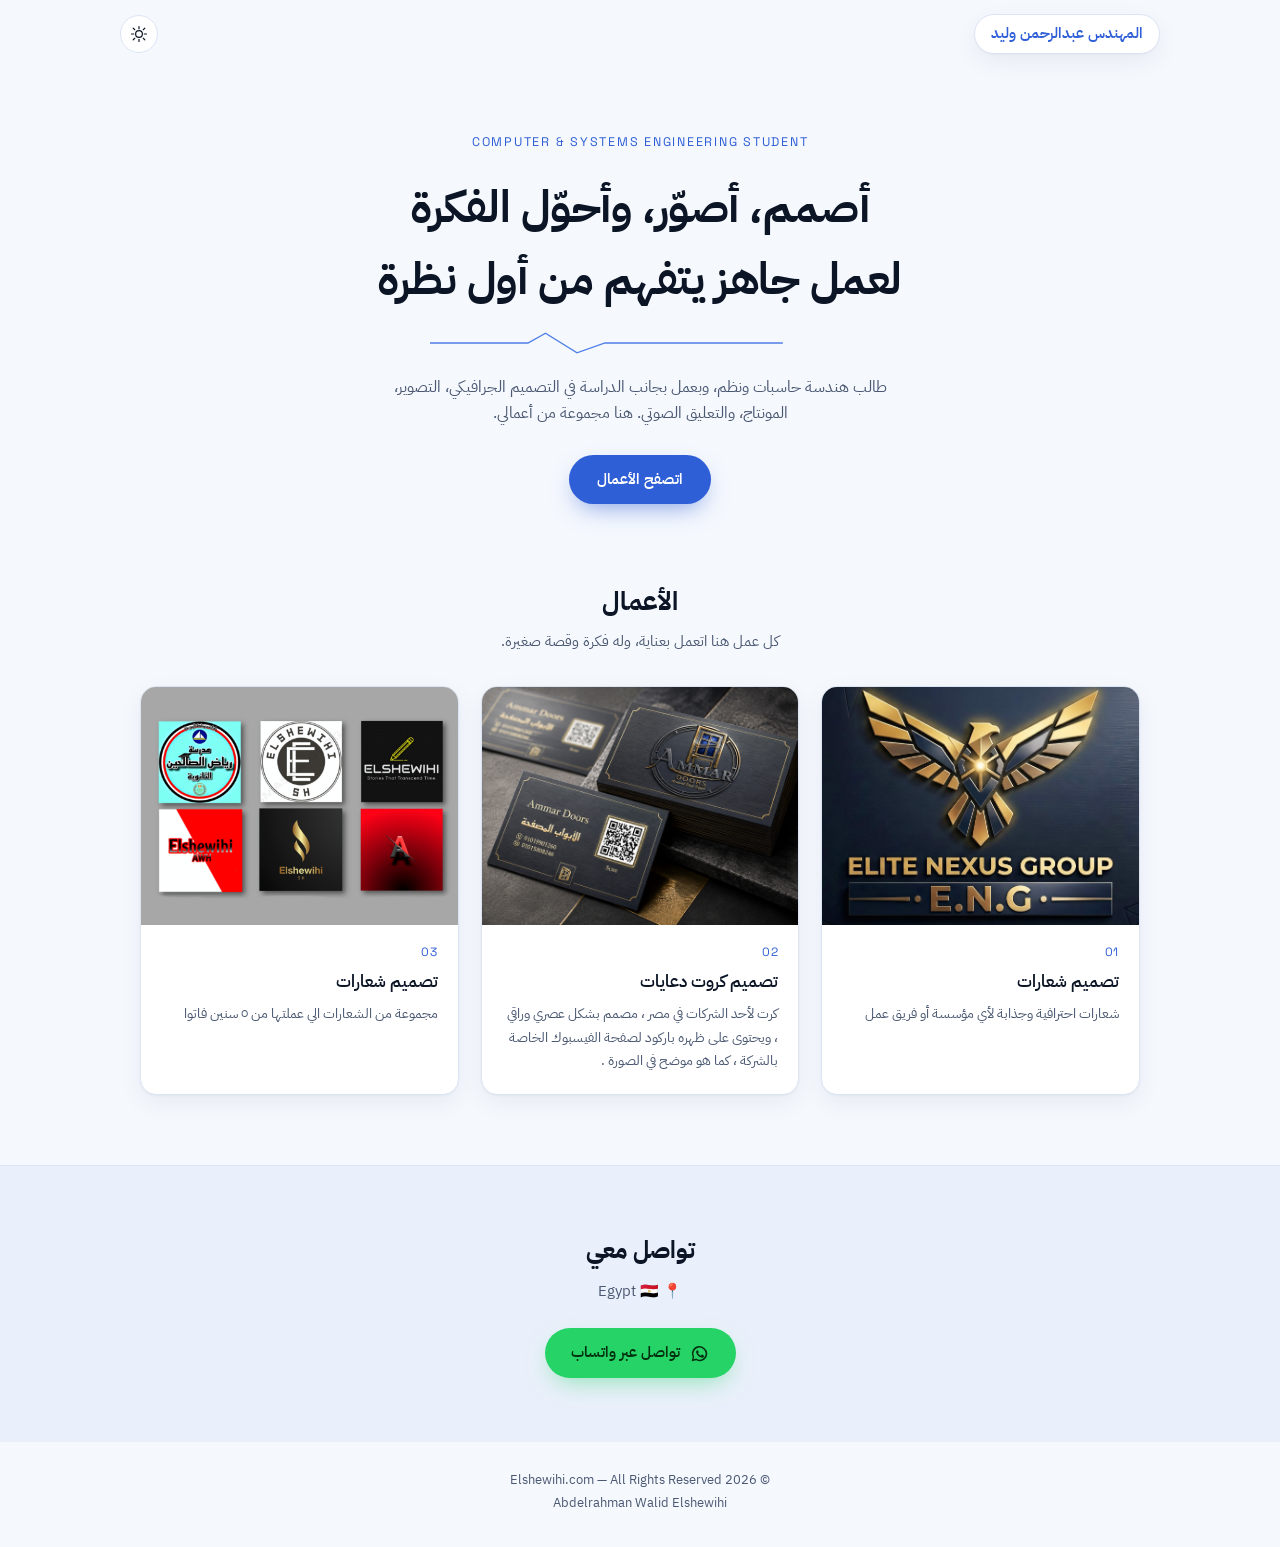
<file: index.html>
<!DOCTYPE html>
<html lang="ar" dir="rtl">
<head>
<meta charset="UTF-8">
<meta name="viewport" content="width=device-width, initial-scale=1.0">
<title>Elshewihi.com | المهندس عبدالرحمن وليد</title>
<meta name="description" content="Portfolio شخصي للمهندس عبدالرحمن وليد الشويحي - تصميم، تصوير، مونتاج، وتعليق صوتي">
<meta property="og:title" content="Elshewihi.com | المهندس عبدالرحمن وليد">
<meta property="og:description" content="Portfolio شخصي - أعمال تصميم وتصوير ومونتاج">
<meta property="og:type" content="website">
<link rel="icon" href="data:image/svg+xml,<svg xmlns=%22http://www.w3.org/2000/svg%22 viewBox=%220 0 100 100%22><rect width=%22100%22 height=%22100%22 rx=%2222%22 fill=%22%232f5fd6%22/><text x=%2250%22 y=%2266%22 font-size=%2255%22 fill=%22white%22 text-anchor=%22middle%22 font-family=%22sans-serif%22>E</text></svg>">
<link rel="preconnect" href="https://fonts.googleapis.com">
<link rel="preconnect" href="https://fonts.gstatic.com" crossorigin>
<link href="https://fonts.googleapis.com/css2?family=Space+Grotesk:wght@400;500;600;700&family=Inter:wght@400;500;600&family=IBM+Plex+Sans+Arabic:wght@400;500;600;700&display=swap" rel="stylesheet">
<link rel="stylesheet" href="style.css">
</head>
<body>

<!-- Sticky header -->
<header class="site-header" id="siteHeader">
  <div class="header-inner">
    <a href="#top" class="brand" aria-label="الصفحة الرئيسية">
      <span class="brand-frame">
        <span class="brand-name">المهندس عبدالرحمن وليد</span>
      </span>
    </a>
    <button class="theme-toggle" id="themeToggle" aria-label="تبديل الوضع الليلي">
      <svg class="icon-sun" viewBox="0 0 24 24" width="18" height="18"><circle cx="12" cy="12" r="4.5"/><path d="M12 2v3M12 19v3M4.2 4.2l2.1 2.1M17.7 17.7l2.1 2.1M2 12h3M19 12h3M4.2 19.8l2.1-2.1M17.7 6.3l2.1-2.1"/></svg>
      <svg class="icon-moon" viewBox="0 0 24 24" width="18" height="18"><path d="M20 14.5A8.5 8.5 0 1 1 9.5 4a7 7 0 0 0 10.5 10.5z"/></svg>
    </button>
  </div>
</header>

<main id="top">
  <!-- Hero -->
  <section class="hero">
    <div class="hero-inner">
      <p class="eyebrow">Computer &amp; Systems Engineering Student</p>
      <h1 class="hero-title">أصمم، أصوّر، وأحوّل الفكرة<br>لعمل جاهز يتفهم من أول نظرة</h1>
      <svg class="trace" viewBox="0 0 600 40" preserveAspectRatio="none" aria-hidden="true">
        <path id="tracePath" d="M0,20 L140,20 L165,5 L210,35 L250,20 L600,20" fill="none"/>
      </svg>
      <p class="hero-sub">طالب هندسة حاسبات ونظم، وبعمل بجانب الدراسة في التصميم الجرافيكي، التصوير، المونتاج، والتعليق الصوتي. هنا مجموعة من أعمالي.</p>
      <a href="#work" class="btn-primary">اتصفح الأعمال</a>
    </div>
  </section>

  <!-- Work -->
  <section class="work" id="work">
    <div class="section-head">
      <h2>الأعمال</h2>
      <p class="section-sub">كل عمل هنا اتعمل بعناية، وله فكرة وقصة صغيرة.</p>
    </div>
    <div class="work-grid" id="workGrid">
      <p class="empty-state" id="emptyState">جاري جلب الأعمال من السيرفر... قد يستغرق التحميل بضع ثوانٍ ⚡.</p>
    </div>
  </section>

  <!-- Connect -->
  <section class="connect" id="connect">
    <div class="connect-inner">
      <h2>تواصل معي</h2>
      <p class="connect-location">📍 Egypt 🇪🇬</p>
      <a class="btn-whatsapp" href="https://wa.me/201025857442" target="_blank" rel="noopener">
        <svg viewBox="0 0 24 24" width="20" height="20" fill="currentColor"><path d="M17.6 6.3A8.9 8.9 0 0 0 3.3 16.6L2 22l5.5-1.4A8.9 8.9 0 0 0 12 21.9a8.9 8.9 0 0 0 5.6-15.6ZM12 20.1c-1.5 0-3-.4-4.2-1.2l-.3-.2-3.3.9.9-3.2-.2-.3A7.3 7.3 0 1 1 12 20.1Zm4-5.5c-.2-.1-1.3-.6-1.5-.7-.2-.1-.3-.1-.5.1s-.6.7-.8.9-.3.2-.5.1a6 6 0 0 1-1.8-1.1 6.6 6.6 0 0 1-1.2-1.5c-.1-.2 0-.3.1-.4l.4-.4.2-.4c0-.1.1-.3 0-.4-.1-.1-.5-1.3-.7-1.8-.2-.4-.4-.4-.5-.4h-.5a.9.9 0 0 0-.6.3 2.7 2.7 0 0 0-.8 2c0 1.2.8 2.3 1 2.5.1.2 1.7 2.6 4.1 3.6.6.2 1 .4 1.4.5.6.2 1.1.1 1.5.1.5-.1 1.3-.5 1.5-1 .2-.5.2-.9.1-1Z"/></svg>
        تواصل عبر واتساب
      </a>
    </div>
  </section>
</main>

<footer class="site-footer">
  <p>© 2026 Elshewihi.com — All Rights Reserved</p>
  <p class="footer-name">Abdelrahman Walid Elshewihi</p>
</footer>

<script src="https://identity.netlify.com/v1/netlify-identity-widget.js"></script>
<script>
  if (window.netlifyIdentity) {
    window.netlifyIdentity.on("init", (user) => {
      if (!user) {
        window.netlifyIdentity.on("login", () => { document.location.href = "/admin/"; });
      }
    });
  }
</script>
<script src="script.js"></script>
</body>
</html>
</file>
<file: style.css>
/* ===== Design tokens ===== */
:root{
  --paper:#f5f8fd;
  --surface:#ffffff;
  --surface-alt:#eaf0fb;
  --ink:#0b1526;
  --ink-soft:#4a5872;
  --border:#dbe4f5;
  --blue-600:#2f5fd6;
  --blue-500:#4f7fe8;
  --blue-100:#e7edfa;
  --shadow: 0 1px 2px rgba(15,30,60,.04), 0 8px 24px rgba(15,30,60,.06);
  --radius-s:10px;
  --radius-m:16px;
  --radius-l:26px;
  --font-display:'Space Grotesk', 'IBM Plex Sans Arabic', sans-serif;
  --font-body:'IBM Plex Sans Arabic','Inter',sans-serif;
}
[data-theme="dark"]{
  --paper:#070f1f;
  --surface:#0d1830;
  --surface-alt:#101c38;
  --ink:#e9eefb;
  --ink-soft:#93a2c4;
  --border:#1c2a4a;
  --blue-600:#5b8bf0;
  --blue-500:#6f9bff;
  --blue-100:#122043;
  --shadow: 0 1px 2px rgba(0,0,0,.3), 0 12px 30px rgba(0,0,0,.35);
}

*{box-sizing:border-box;}
html{scroll-behavior:smooth;}
body{
  margin:0;
  background:var(--paper);
  color:var(--ink);
  font-family:var(--font-body);
  line-height:1.65;
  -webkit-font-smoothing:antialiased;
  transition:background .35s ease,color .35s ease;
}
a{color:inherit;}
h1,h2{font-family:var(--font-display);letter-spacing:-.01em;}

/* ===== Header ===== */
.site-header{
  position:sticky;top:0;z-index:50;
  padding:14px 20px;
  transition:background .3s ease, box-shadow .3s ease, backdrop-filter .3s ease;
}
.site-header.scrolled{
  background:color-mix(in srgb, var(--paper) 82%, transparent);
  backdrop-filter:blur(10px);
  box-shadow:0 1px 0 var(--border);
}
.header-inner{
  max-width:1040px;margin:0 auto;
  display:flex;align-items:center;justify-content:space-between;
  gap:12px;
}
.brand{text-decoration:none;}
.brand-frame{
  display:inline-flex;align-items:center;
  padding:7px 16px;
  border:1px solid var(--border);
  border-radius:999px;
  background:var(--surface);
  box-shadow:var(--shadow);
}
.brand-name{
  font-family:var(--font-display);
  font-weight:600;
  font-size:14.5px;
  color:var(--blue-600);
  white-space:nowrap;
}
.theme-toggle{
  width:38px;height:38px;border-radius:50%;
  border:1px solid var(--border);
  background:var(--surface);
  display:flex;align-items:center;justify-content:center;
  cursor:pointer;color:var(--ink);
  transition:border-color .2s ease, transform .2s ease;
}
.theme-toggle:hover{border-color:var(--blue-500);}
.theme-toggle:active{transform:scale(.92);}
.theme-toggle svg{stroke:currentColor;stroke-width:1.6;fill:none;stroke-linecap:round;}
.icon-moon{display:none;}
[data-theme="dark"] .icon-sun{display:none;}
[data-theme="dark"] .icon-moon{display:block;fill:currentColor;stroke:none;}

/* ===== Hero ===== */
.hero{padding:64px 20px 40px;}
.hero-inner{max-width:760px;margin:0 auto;text-align:center;}
.eyebrow{
  font-family:var(--font-display);
  font-size:12.5px;letter-spacing:.14em;text-transform:uppercase;
  color:var(--blue-600);margin:0 0 18px;
  direction:ltr;
}
.hero-title{
  font-size:clamp(28px,4.6vw,44px);
  font-weight:700;margin:0 0 8px;
}
.trace{width:min(420px,80%);height:26px;margin:14px auto 18px;display:block;}
.trace path{
  stroke:var(--blue-500);stroke-width:2;
  stroke-dasharray:520;stroke-dashoffset:520;
  animation:draw 1.6s ease forwards .3s;
}
@keyframes draw{to{stroke-dashoffset:0;}}
.hero-sub{
  color:var(--ink-soft);font-size:16px;
  max-width:520px;margin:0 auto 28px;
}
.btn-primary{
  display:inline-block;
  padding:13px 28px;border-radius:999px;
  background:var(--blue-600);color:#fff;
  text-decoration:none;font-weight:600;font-size:14.5px;
  box-shadow:0 10px 24px -8px color-mix(in srgb, var(--blue-600) 60%, transparent);
  transition:transform .2s ease, box-shadow .2s ease;
}
.btn-primary:hover{transform:translateY(-2px);}

/* ===== Work ===== */
.work{max-width:1040px;margin:0 auto;padding:36px 20px 70px;}
.section-head{text-align:center;margin-bottom:32px;}
.section-head h2{font-size:26px;margin:0 0 6px;}
.section-sub{color:var(--ink-soft);margin:0;font-size:15px;}
.work-grid{
  display:grid;gap:22px;
  grid-template-columns:repeat(auto-fit,minmax(280px,1fr));
}
.empty-state{
  grid-column:1/-1;text-align:center;color:var(--ink-soft);
  border:1px dashed var(--border);border-radius:var(--radius-m);
  padding:40px 20px;font-size:14.5px;
}
.card{
  background:var(--surface);
  border:1px solid var(--border);
  border-radius:var(--radius-m);
  overflow:hidden;
  box-shadow:var(--shadow);
  display:flex;flex-direction:column;
  transition:transform .25s ease, box-shadow .25s ease;
}
.card:hover{transform:translateY(-4px);}
.card-media{
  aspect-ratio:4/3;width:100%;
  background:var(--surface-alt);
  overflow:hidden;
}
.card-media img{width:100%;height:100%;object-fit:cover;display:block;loading:lazy;}
.card-body{padding:18px 20px 22px;}
.card-index{
  font-family:var(--font-display);font-size:12px;color:var(--blue-600);
  letter-spacing:.05em;margin:0 0 6px;direction:ltr;text-align:right;
}
.card-title{font-size:17px;font-weight:600;margin:0 0 6px;}
.card-desc{font-size:14px;color:var(--ink-soft);margin:0;}

/* ===== Connect ===== */
.connect{
  background:var(--surface-alt);
  padding:64px 20px;
  border-top:1px solid var(--border);
}
.connect-inner{max-width:520px;margin:0 auto;text-align:center;}
.connect h2{font-size:24px;margin:0 0 10px;}
.connect-location{color:var(--ink-soft);margin:0 0 24px;font-size:15px;}
.btn-whatsapp{
  display:inline-flex;align-items:center;gap:10px;
  background:#25D366;color:#04310f;
  padding:13px 26px;border-radius:999px;
  text-decoration:none;font-weight:600;font-size:14.5px;
  box-shadow:0 10px 24px -8px rgba(37,211,102,.5);
  transition:transform .2s ease;
}
.btn-whatsapp:hover{transform:translateY(-2px);}

/* ===== Footer ===== */
.site-footer{
  text-align:center;padding:26px 20px 32px;
  color:var(--ink-soft);font-size:12.5px;
}
.site-footer p{margin:2px 0;}
.footer-name{direction:ltr;}

/* ===== Motion & focus ===== */
@media (prefers-reduced-motion: reduce){
  html{scroll-behavior:auto;}
  .trace path{animation:none;stroke-dashoffset:0;}
  .card,.btn-primary,.btn-whatsapp{transition:none;}
}
:focus-visible{outline:2px solid var(--blue-500);outline-offset:2px;}

@media (max-width:520px){
  .hero{padding:48px 16px 30px;}
  .brand-name{font-size:13px;}
}
</file>
